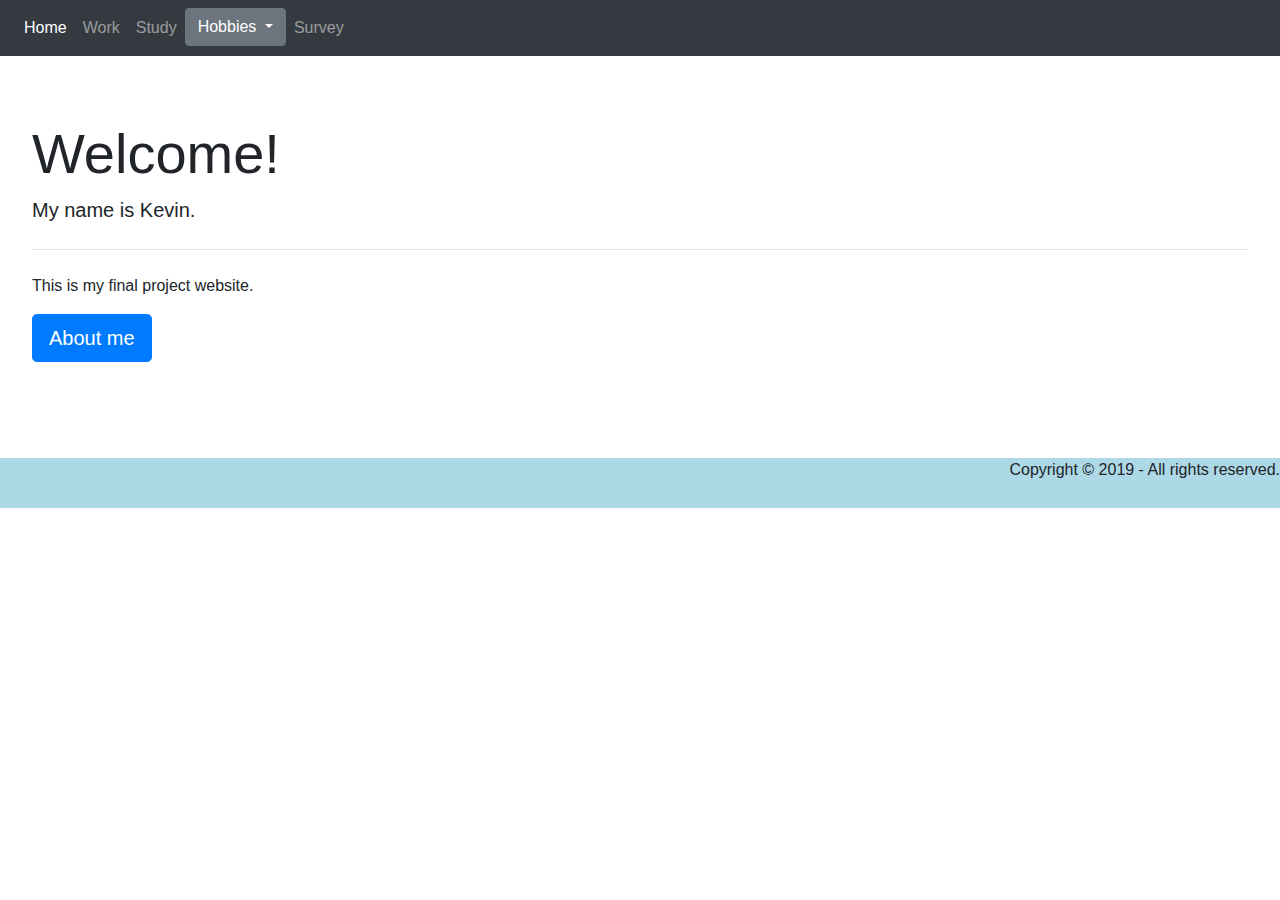
<file: index.html>
<!DOCTYPE html>
<html lang="en">
<head>
    <meta charset="UTF-8">
    <meta name="viewport" content="width=device-width, initial-scale=1, shrink-to-fit=no">
    <title>Home</title>
    <link rel="stylesheet" href="https://stackpath.bootstrapcdn.com/bootstrap/4.3.1/css/bootstrap.min.css"
          integrity="sha384-ggOyR0iXCbMQv3Xipma34MD+dH/1fQ784/j6cY/iJTQUOhcWr7x9JvoRxT2MZw1T" crossorigin="anonymous">
    <link href="css/stylesheet.css" rel="stylesheet">
</head>
<body>
<nav class="navbar bg-dark navbar-dark navbar-expand">
    <button class="navbar-toggler bg-dark navbar-dark" type="button" data-toggle="collapse"
            data-target="#navbarNavAltMarkup" aria-expanded="false"
            aria-label="Toggle navigation">
        <span class="navbar-toggler-icon"></span>
    </button>
    <div class="collapse navbar-collapse">
        <div class="navbar-nav">
            <a class="nav-item nav-link active" href="index.html">Home</a>
            <a class="nav-item nav-link" href="aboutme.html">Work </a>
            <a class="nav-item nav-link" href="study.html">Study </a>
            <div class="dropdown">
                <button class="btn btn-secondary dropdown-toggle" type="button" id="dropdownMenuButton" data-toggle="dropdown" aria-haspopup="true" aria-expanded="false">
                    Hobbies
                </button>
                <div class="dropdown-menu" aria-labelledby="dropdownMenuButton">
                    <a class="dropdown-item" href="hobby.html">Overview</a>
                    <a class="dropdown-item" href="tennis.html">Tennis</a>
                    <a class="dropdown-item" href="cook.html">Cooking</a>
                    <a class="dropdown-item" href="fitness.html">Fitness</a>
                    <a class="dropdown-item" href="games.html">Videogames</a>
                    <a class="dropdown-item" href="film.html">Film & Animation</a>
                </div>
            </div>
            <a class="nav-item nav-link" href="contact.html">Survey </a>
        </div>
    </div>
</nav>
<div class="jumbotron">
    <h1 class="display-4">Welcome!</h1>
    <p class="lead">My name is Kevin. </p>
    <hr class="my-4">
    <p>This is my final project website.</p>
    <a class="btn btn-primary btn-lg" href="aboutme.html" role="button">About me</a>
</div>





<footer>Copyright © 2019 - All rights reserved.</footer>

<script src="https://code.jquery.com/jquery-3.3.1.slim.min.js"
        integrity="sha384-q8i/X+965DzO0rT7abK41JStQIAqVgRVzpbzo5smXKp4YfRvH+8abtTE1Pi6jizo"
        crossorigin="anonymous"></script>
<script src="https://cdnjs.cloudflare.com/ajax/libs/popper.js/1.14.7/umd/popper.min.js"
        integrity="sha384-UO2eT0CpHqdSJQ6hJty5KVphtPhzWj9WO1clHTMGa3JDZwrnQq4sF86dIHNDz0W1"
        crossorigin="anonymous"></script>
<script src="https://stackpath.bootstrapcdn.com/bootstrap/4.3.1/js/bootstrap.min.js"
        integrity="sha384-JjSmVgyd0p3pXB1rRibZUAYoIIy6OrQ6VrjIEaFf/nJGzIxFDsf4x0xIM+B07jRM"
        crossorigin="anonymous"></script>
</body>
</html>
</file>
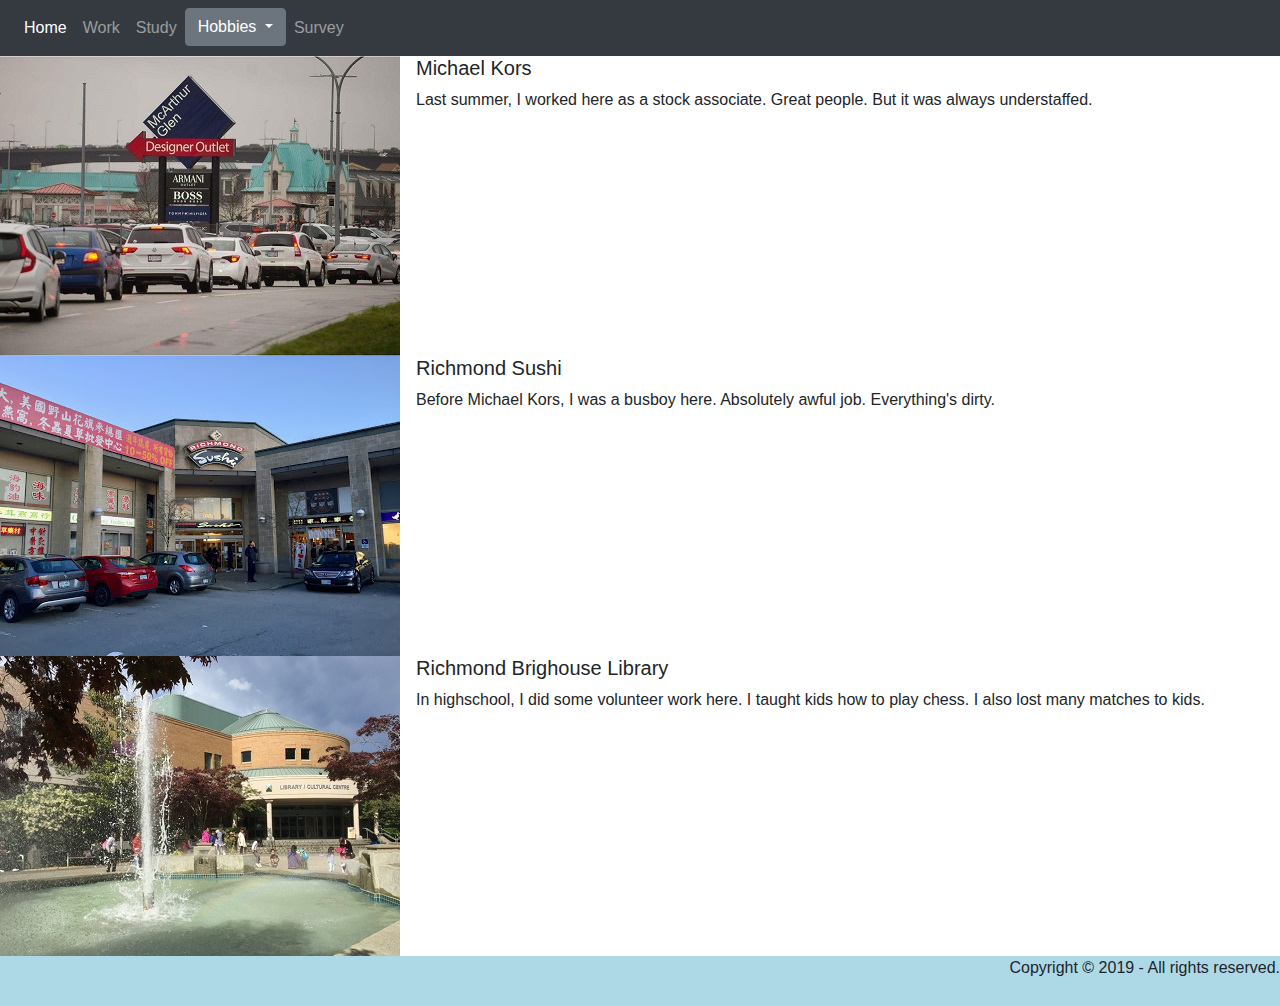
<file: aboutme.html>
<!DOCTYPE html>
<html lang="en">
<head>
    <meta charset="UTF-8">
    <meta name="viewport" content="width=device-width, initial-scale=1, shrink-to-fit=no">
    <title>Where I've Worked</title>
    <link rel="stylesheet" href="https://stackpath.bootstrapcdn.com/bootstrap/4.3.1/css/bootstrap.min.css"
          integrity="sha384-ggOyR0iXCbMQv3Xipma34MD+dH/1fQ784/j6cY/iJTQUOhcWr7x9JvoRxT2MZw1T" crossorigin="anonymous">
    <link href="css/stylesheet.css" rel="stylesheet">
</head>
<body>
<nav class="navbar bg-dark navbar-dark navbar-expand">
    <button class="navbar-toggler bg-dark navbar-dark" type="button" data-toggle="collapse"
            data-target="navbarNavAltMarkup" aria-expanded="false" aria-label="Toggle navigation">
        <span class="navbar-toggler-icon"></span>
    </button>
    <div class="collapse navbar-collapse">
        <div class="navbar-nav">
            <a class="nav-item nav-link active" href="index.html">Home</a>
            <a class="nav-item nav-link" href="aboutme.html">Work </a>
            <a class="nav-item nav-link" href="study.html">Study </a>
            <div class="dropdown">
                <button class="btn btn-secondary dropdown-toggle" type="button" id="dropdownMenuButton" data-toggle="dropdown" aria-haspopup="true" aria-expanded="false">
                    Hobbies
                </button>
                <div class="dropdown-menu" aria-labelledby="dropdownMenuButton">
                    <a class="dropdown-item" href="hobby.html">Overview</a>
                    <a class="dropdown-item" href="tennis.html">Tennis</a>
                    <a class="dropdown-item" href="cook.html">Cooking</a>
                    <a class="dropdown-item" href="fitness.html">Fitness</a>
                    <a class="dropdown-item" href="games.html">Videogames</a>
                    <a class="dropdown-item" href="film.html">Film & Animation</a>
                </div>
            </div>
            <a class="nav-item nav-link" href="contact.html">Survey </a>
        </div>
    </div>
</nav>
    <div class="media">
        <img src="image/kors.jpg" class="mr-3" alt="...">
        <div class="media-body">
            <h5 class="mt-0">Michael Kors</h5>
            Last summer, I worked here as a stock associate. Great people. But it was always understaffed.
            </div>
        </div>
    <div class="media">
        <img src="image/sushi.jpg" class="mr-3" alt="...">
        <div class="media-body">
            <h5 class="mt-0">Richmond Sushi</h5>
            Before Michael Kors, I was a busboy here. Absolutely awful job. Everything's dirty.
        </div>
    </div>
    <div class="media">
        <img src="image/library.jpg" class="mr-3" alt="...">
        <div class="media-body">
            <h5 class="mt-0">Richmond Brighouse Library</h5>
            In highschool, I did some volunteer work here. I taught kids how to play chess. I also lost many matches to kids.
        </div>
    </div>



<footer>Copyright © 2019 - All rights reserved.</footer>


<script src="https://code.jquery.com/jquery-3.3.1.slim.min.js"
        integrity="sha384-q8i/X+965DzO0rT7abK41JStQIAqVgRVzpbzo5smXKp4YfRvH+8abtTE1Pi6jizo"
        crossorigin="anonymous"></script>
<script src="https://cdnjs.cloudflare.com/ajax/libs/popper.js/1.14.7/umd/popper.min.js"
        integrity="sha384-UO2eT0CpHqdSJQ6hJty5KVphtPhzWj9WO1clHTMGa3JDZwrnQq4sF86dIHNDz0W1"
        crossorigin="anonymous"></script>
<script src="https://stackpath.bootstrapcdn.com/bootstrap/4.3.1/js/bootstrap.min.js"
        integrity="sha384-JjSmVgyd0p3pXB1rRibZUAYoIIy6OrQ6VrjIEaFf/nJGzIxFDsf4x0xIM+B07jRM"
        crossorigin="anonymous"></script>
</body>
</html>
</file>
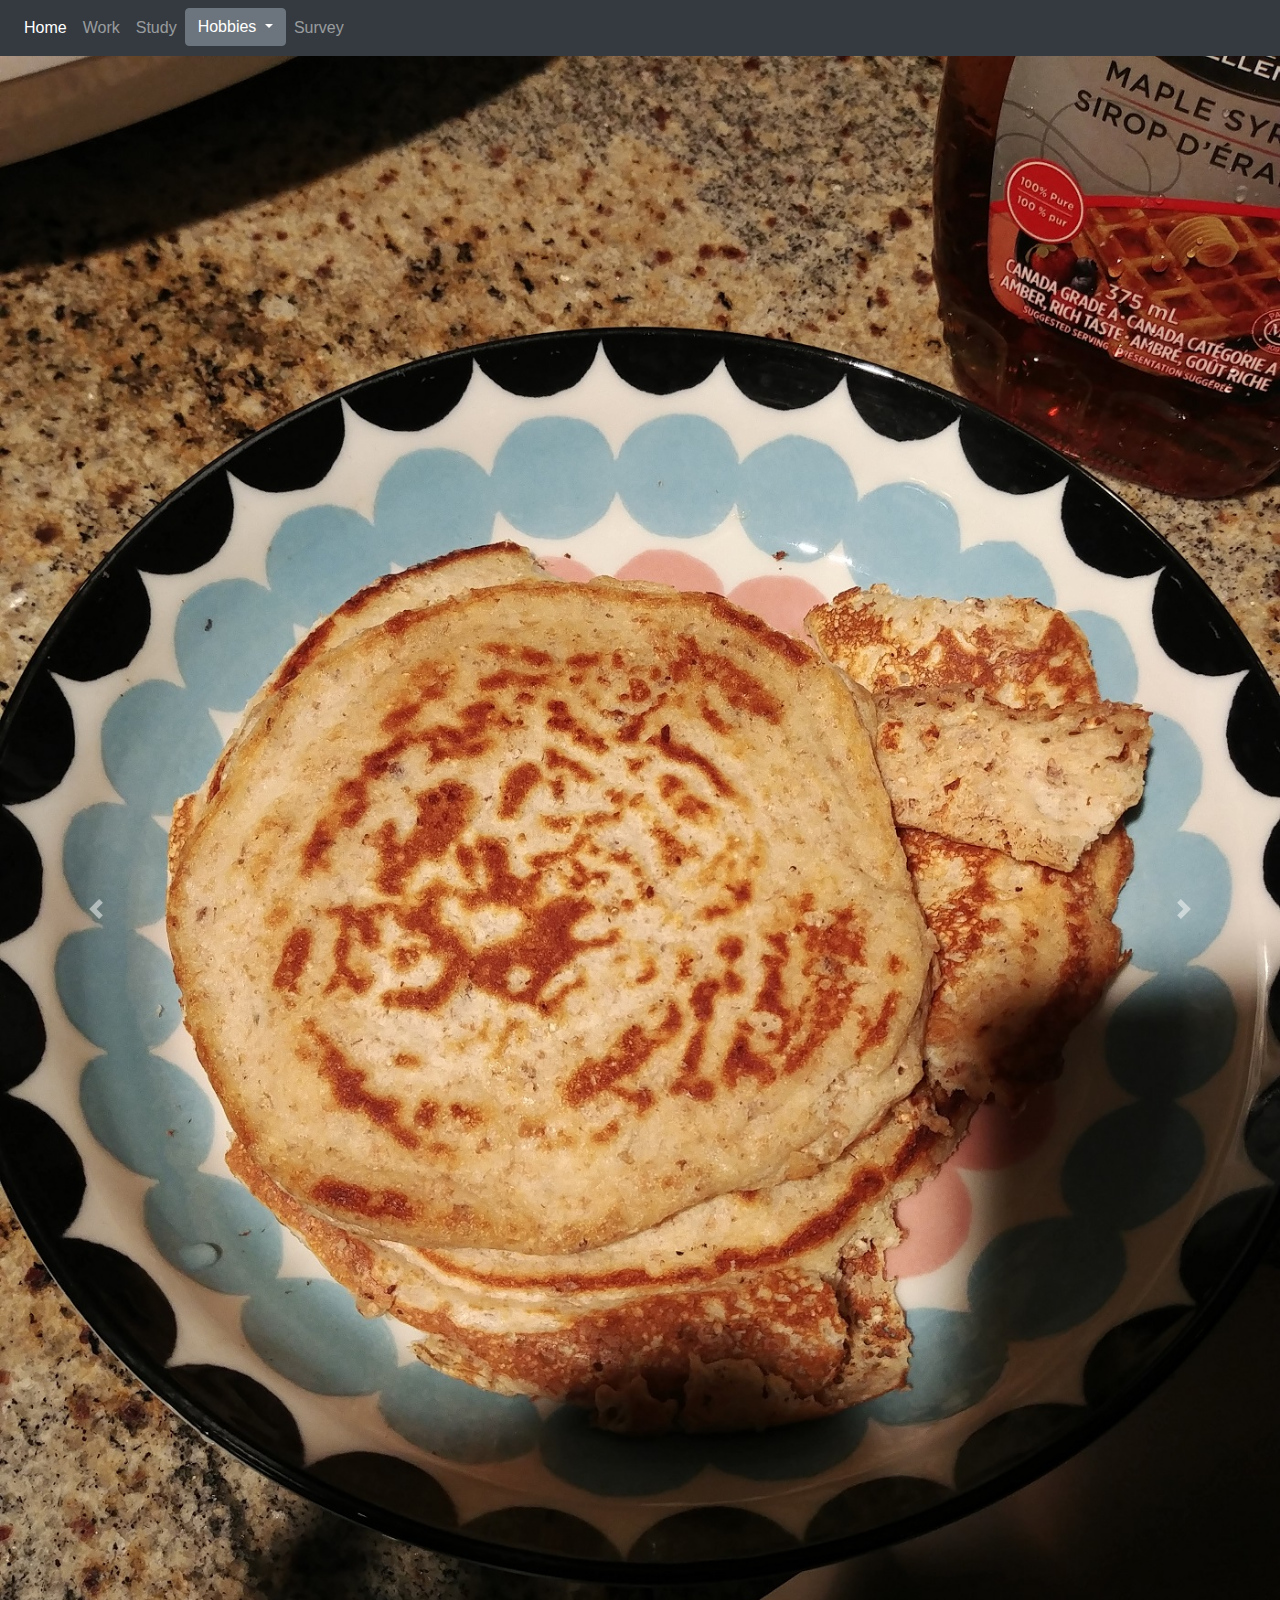
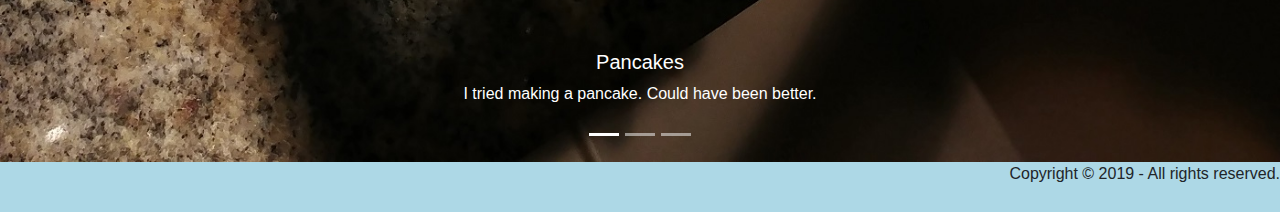
<file: cook.html>
<!DOCTYPE html>
<html lang="en">
<head>
    <meta charset="UTF-8">
    <meta name="viewport" content="width=device-width, initial-scale=1, shrink-to-fit=no">
    <title>Cooking</title>
    <link rel="stylesheet" href="https://stackpath.bootstrapcdn.com/bootstrap/4.3.1/css/bootstrap.min.css"
          integrity="sha384-ggOyR0iXCbMQv3Xipma34MD+dH/1fQ784/j6cY/iJTQUOhcWr7x9JvoRxT2MZw1T" crossorigin="anonymous">
    <link href="css/stylesheet.css" rel="stylesheet">
</head>
<body>
<nav class="navbar bg-dark navbar-dark navbar-expand">
    <button class="navbar-toggler bg-dark navbar-dark" type="button" data-toggle="collapse"
            data-target="#navbarNavAltMarkup" aria-expanded="false"
            aria-label="Toggle navigation">
        <span class="navbar-toggler-icon"></span>
    </button>
    <div class="collapse navbar-collapse">
        <div class="navbar-nav">
            <a class="nav-item nav-link active" href="index.html">Home</a>
            <a class="nav-item nav-link" href="aboutme.html">Work </a>
            <a class="nav-item nav-link" href="study.html">Study </a>
            <div class="dropdown">
                <button class="btn btn-secondary dropdown-toggle" type="button" id="dropdownMenuButton" data-toggle="dropdown" aria-haspopup="true" aria-expanded="false">
                    Hobbies
                </button>
                <div class="dropdown-menu" aria-labelledby="dropdownMenuButton">
                    <a class="dropdown-item" href="hobby.html">Overview</a>
                    <a class="dropdown-item" href="tennis.html">Tennis</a>
                    <a class="dropdown-item" href="cook.html">Cooking</a>
                    <a class="dropdown-item" href="fitness.html">Fitness</a>
                    <a class="dropdown-item" href="games.html">Videogames</a>
                    <a class="dropdown-item" href="film.html">Film & Animation</a>
                </div>
            </div>
            <a class="nav-item nav-link" href="contact.html">Survey </a>
        </div>
    </div>
</nav>

<div class="bd-example">
    <div id="carouselExampleCaptions" class="carousel slide" data-ride="carousel">
        <ol class="carousel-indicators">
            <li data-target="#carouselExampleCaptions" data-slide-to="0" class="active"></li>
            <li data-target="#carouselExampleCaptions" data-slide-to="1"></li>
            <li data-target="#carouselExampleCaptions" data-slide-to="2"></li>
        </ol>
        <div class="carousel-inner">
            <div class="carousel-item active">
                <img src="image/pancake.jpg" class="d-block w-100" alt="...">
                <div class="carousel-caption d-none d-md-block">
                    <h5>Pancakes</h5>
                    <p>I tried making a pancake. Could have been better.</p>
                </div>
            </div>
            <div class="carousel-item">
                <img src="image/pasta.jpg" class="d-block w-100" alt="...">
                <div class="carousel-caption d-none d-md-block">
                    <h5>Pasta</h5>
                    <p>I think I added too much sauce.</p>
                </div>
            </div>
            <div class="carousel-item">
                <img src="image/meal.jpg" class="d-block w-100" alt="...">
                <div class="carousel-caption d-none d-md-block">
                    <h5>Fried Rice</h5>
                    <p>Made fried rice for the coming week. It tasted funny.</p>
                </div>
            </div>
        </div>
        <a class="carousel-control-prev" href="#carouselExampleCaptions" role="button" data-slide="prev">
            <span class="carousel-control-prev-icon" aria-hidden="true"></span>
            <span class="sr-only">Previous</span>
        </a>
        <a class="carousel-control-next" href="#carouselExampleCaptions" role="button" data-slide="next">
            <span class="carousel-control-next-icon" aria-hidden="true"></span>
            <span class="sr-only">Next</span>
        </a>
    </div>
</div>


<footer>Copyright © 2019 - All rights reserved.</footer>


<script src="https://code.jquery.com/jquery-3.3.1.slim.min.js"
        integrity="sha384-q8i/X+965DzO0rT7abK41JStQIAqVgRVzpbzo5smXKp4YfRvH+8abtTE1Pi6jizo"
        crossorigin="anonymous"></script>
<script src="https://cdnjs.cloudflare.com/ajax/libs/popper.js/1.14.7/umd/popper.min.js"
        integrity="sha384-UO2eT0CpHqdSJQ6hJty5KVphtPhzWj9WO1clHTMGa3JDZwrnQq4sF86dIHNDz0W1"
        crossorigin="anonymous"></script>
<script src="https://stackpath.bootstrapcdn.com/bootstrap/4.3.1/js/bootstrap.min.js"
        integrity="sha384-JjSmVgyd0p3pXB1rRibZUAYoIIy6OrQ6VrjIEaFf/nJGzIxFDsf4x0xIM+B07jRM"
        crossorigin="anonymous"></script>
</body>
</html>
</file>
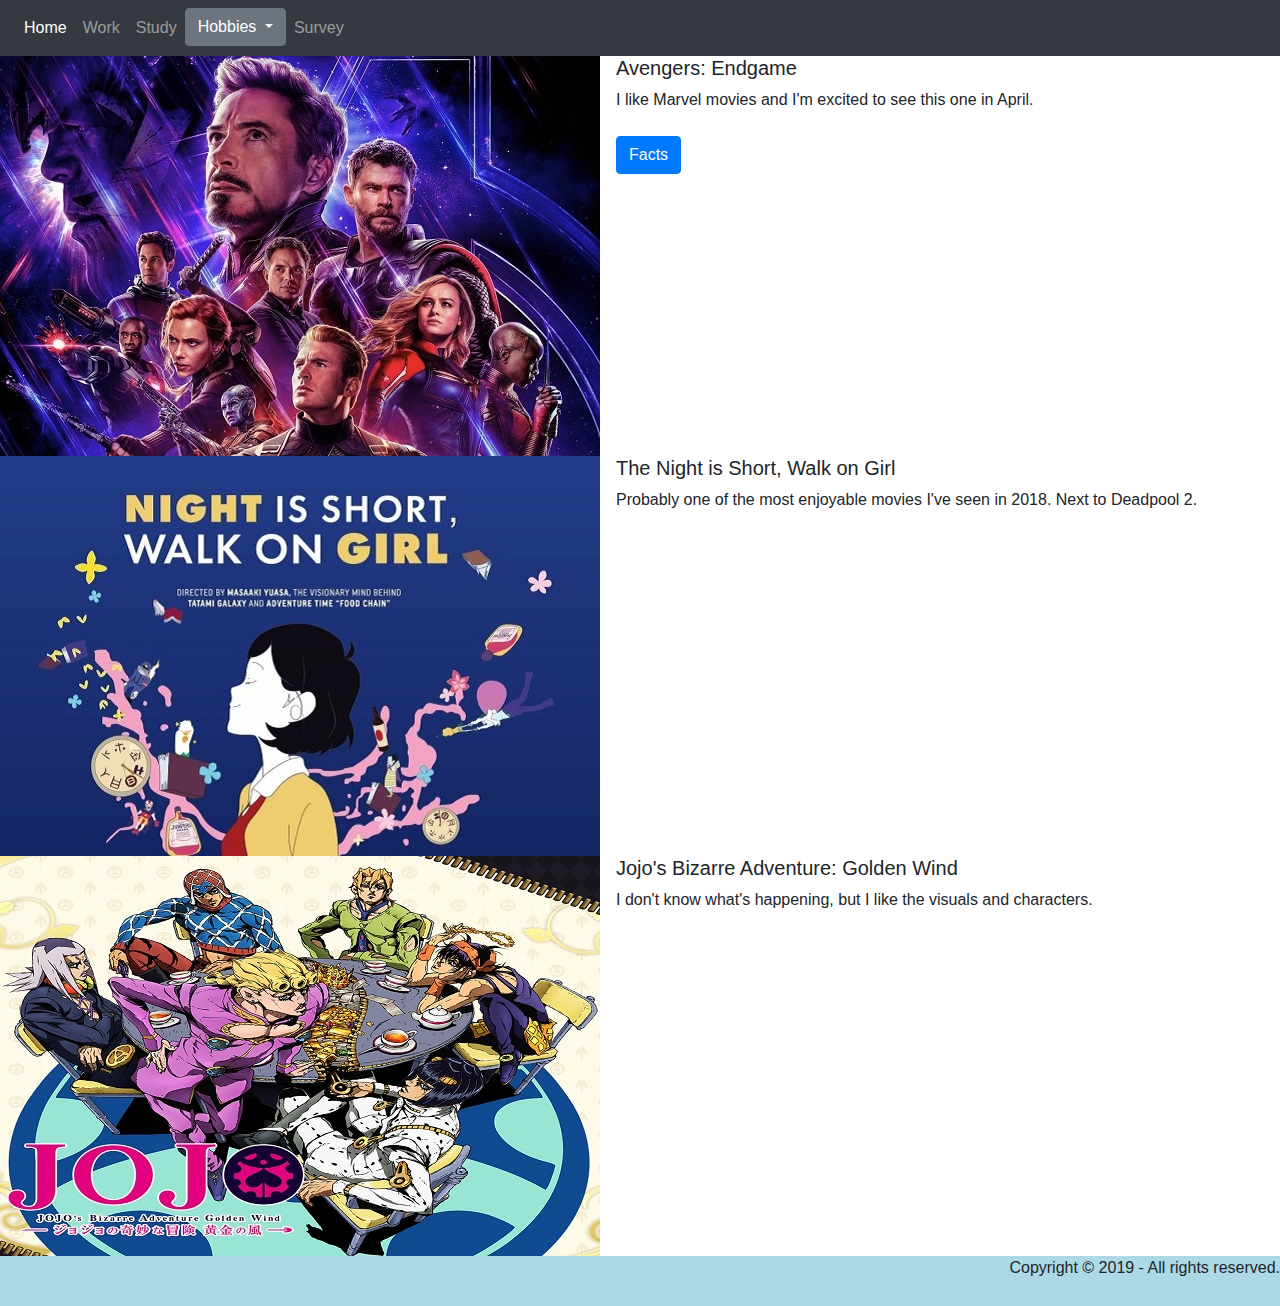
<file: film.html>
<!DOCTYPE html>
<html lang="en">
<head>
    <meta charset="UTF-8">
    <meta name="viewport" content="width=device-width, initial-scale=1, shrink-to-fit=no">
    <title>Film</title>
    <link rel="stylesheet" href="https://stackpath.bootstrapcdn.com/bootstrap/4.3.1/css/bootstrap.min.css"
          integrity="sha384-ggOyR0iXCbMQv3Xipma34MD+dH/1fQ784/j6cY/iJTQUOhcWr7x9JvoRxT2MZw1T" crossorigin="anonymous">
    <link href="css/stylesheet.css" rel="stylesheet">
</head>
<body>
<nav class="navbar bg-dark navbar-dark navbar-expand">
    <button class="navbar-toggler bg-dark navbar-dark" type="button" data-toggle="collapse"
            data-target="#navbarNavAltMarkup" aria-expanded="false"
            aria-label="Toggle navigation">
        <span class="navbar-toggler-icon"></span>
    </button>
    <div class="collapse navbar-collapse">
        <div class="navbar-nav">
            <a class="nav-item nav-link active" href="index.html">Home</a>
            <a class="nav-item nav-link" href="aboutme.html">Work </a>
            <a class="nav-item nav-link" href="study.html">Study </a>
            <div class="dropdown">
                <button class="btn btn-secondary dropdown-toggle" type="button" id="dropdownMenuButton" data-toggle="dropdown" aria-haspopup="true" aria-expanded="false">
                    Hobbies
                </button>
                <div class="dropdown-menu" aria-labelledby="dropdownMenuButton">
                    <a class="dropdown-item" href="hobby.html">Overview</a>
                    <a class="dropdown-item" href="tennis.html">Tennis</a>
                    <a class="dropdown-item" href="cook.html">Cooking</a>
                    <a class="dropdown-item" href="fitness.html">Fitness</a>
                    <a class="dropdown-item" href="games.html">Videogames</a>
                    <a class="dropdown-item" href="film.html">Film & Animation</a>
                </div>
            </div>
            <a class="nav-item nav-link" href="contact.html">Survey </a>
        </div>
    </div>
</nav>
<div class="modal fade" id="exampleModalCenter" tabindex="-1" role="dialog" aria-labelledby="exampleModalCenterTitle" aria-hidden="true">
    <div class="modal-dialog modal-dialog-centered" role="document">
        <div class="modal-content">
            <div class="modal-header">
                <h5 class="modal-title" id="exampleModalCenterTitle">Extreme importance</h5>
                <button type="button" class="close" data-dismiss="modal" aria-label="Close">
                    <span aria-hidden="true">&times;</span>
                </button>
            </div>
            <div class="modal-body">
                Marvel > DC
            </div>
            <div class="modal-footer">
                <button type="button" class="btn btn-secondary" data-dismiss="modal">Close</button>
            </div>
        </div>
    </div>
</div>
<div class="media">
    <img src="image/endgame.jpg" class="mr-3" alt="...">
    <div class="media-body">
        <h5 class="mt-0">Avengers: Endgame</h5>
         I like Marvel movies and I'm excited to see this one in April. <br> <br>
        <button type="button" class="btn btn-primary" data-toggle="modal" data-target="#exampleModalCenter">
            Facts
        </button>
    </div>
</div>

<div class="media">
    <img src="image/walkon.jpg" class="mr-3" alt="...">
    <div class="media-body">
        <h5 class="mt-0">The Night is Short, Walk on Girl</h5>
         Probably one of the most enjoyable movies I've seen in 2018. Next to Deadpool 2.
    </div>
</div>

<div class="media">
    <img src="image/jojo.jpg" class="mr-3" alt="...">
    <div class="media-body">
        <h5 class="mt-0">Jojo's Bizarre Adventure: Golden Wind</h5>
        I don't know what's happening, but I like the visuals and characters.
    </div>
</div>

<footer>Copyright © 2019 - All rights reserved.</footer>


<script src="https://code.jquery.com/jquery-3.3.1.slim.min.js"
        integrity="sha384-q8i/X+965DzO0rT7abK41JStQIAqVgRVzpbzo5smXKp4YfRvH+8abtTE1Pi6jizo"
        crossorigin="anonymous"></script>
<script src="https://cdnjs.cloudflare.com/ajax/libs/popper.js/1.14.7/umd/popper.min.js"
        integrity="sha384-UO2eT0CpHqdSJQ6hJty5KVphtPhzWj9WO1clHTMGa3JDZwrnQq4sF86dIHNDz0W1"
        crossorigin="anonymous"></script>
<script src="https://stackpath.bootstrapcdn.com/bootstrap/4.3.1/js/bootstrap.min.js"
        integrity="sha384-JjSmVgyd0p3pXB1rRibZUAYoIIy6OrQ6VrjIEaFf/nJGzIxFDsf4x0xIM+B07jRM"
        crossorigin="anonymous"></script>
</body>
</html>
</file>
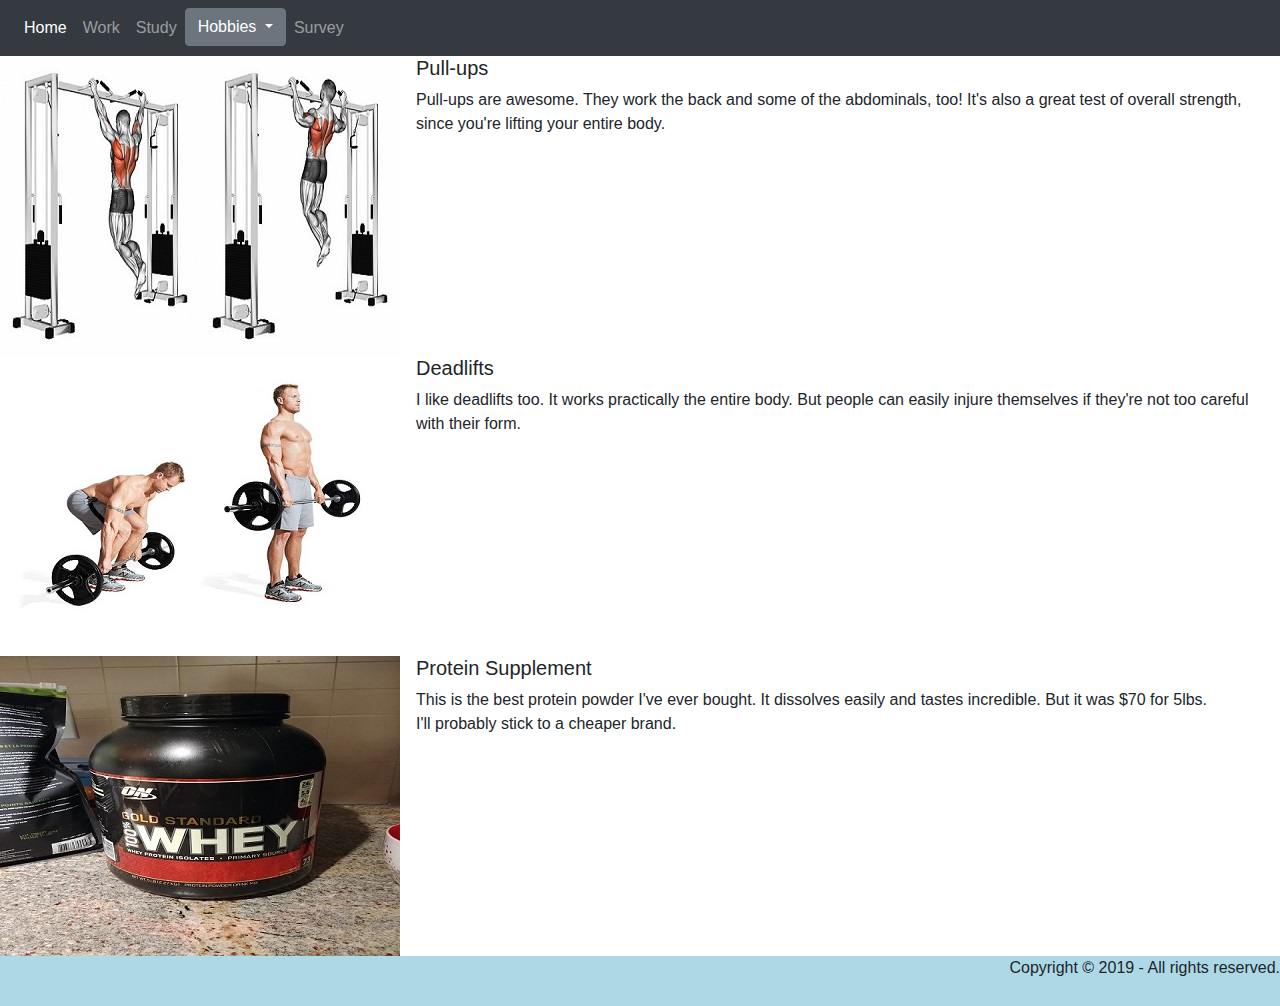
<file: fitness.html>
<!DOCTYPE html>
<html lang="en">
<head>
    <meta charset="UTF-8">
    <meta name="viewport" content="width=device-width, initial-scale=1, shrink-to-fit=no">
    <title>Fitness</title>
    <link rel="stylesheet" href="https://stackpath.bootstrapcdn.com/bootstrap/4.3.1/css/bootstrap.min.css"
          integrity="sha384-ggOyR0iXCbMQv3Xipma34MD+dH/1fQ784/j6cY/iJTQUOhcWr7x9JvoRxT2MZw1T" crossorigin="anonymous">
    <link href="css/stylesheet.css" rel="stylesheet">
</head>
<body>
<nav class="navbar bg-dark navbar-dark navbar-expand">
    <button class="navbar-toggler bg-dark navbar-dark" type="button" data-toggle="collapse"
            data-target="#navbarNavAltMarkup"  aria-expanded="false"
            aria-label="Toggle navigation">
        <span class="navbar-toggler-icon"></span>
    </button>
    <div class="collapse navbar-collapse">
        <div class="navbar-nav">
            <a class="nav-item nav-link active" href="index.html">Home</a>
            <a class="nav-item nav-link" href="aboutme.html">Work </a>
            <a class="nav-item nav-link" href="study.html">Study </a>
            <div class="dropdown">
                <button class="btn btn-secondary dropdown-toggle" type="button" id="dropdownMenuButton" data-toggle="dropdown" aria-haspopup="true" aria-expanded="false">
                    Hobbies
                </button>
                <div class="dropdown-menu" aria-labelledby="dropdownMenuButton">
                    <a class="dropdown-item" href="hobby.html">Overview</a>
                    <a class="dropdown-item" href="tennis.html">Tennis</a>
                    <a class="dropdown-item" href="cook.html">Cooking</a>
                    <a class="dropdown-item" href="fitness.html">Fitness</a>
                    <a class="dropdown-item" href="games.html">Videogames</a>
                    <a class="dropdown-item" href="film.html">Film & Animation</a>
                </div>
            </div>
            <a class="nav-item nav-link" href="contact.html">Survey </a>
        </div>
    </div>
</nav>

<div class="media">
    <img src="image/pullup.jpg" class="mr-3" alt="...">
    <div class="media-body">
        <h5 class="mt-0">Pull-ups</h5>
        Pull-ups are awesome. They work the back and some of the abdominals, too! It's also a great test of overall strength, since you're lifting your entire body.
    </div>
</div>

<div class="media">
    <img src="image/deadlift.jpg" class="mr-3" alt="...">
    <div class="media-body">
        <h5 class="mt-0">Deadlifts</h5>
        I like deadlifts too. It works practically the entire body. But people can easily injure themselves if they're not too careful with their form.
    </div>
</div>

<div class="media">
    <img src="image/whey.jpg" class="mr-3" alt="...">
    <div class="media-body">
        <h5 class="mt-0">Protein Supplement</h5>
        This is the best protein powder I've ever bought. It dissolves easily and tastes incredible. But it was $70 for 5lbs.
        <br> I'll probably stick to a cheaper brand.
    </div>
</div>

<footer>Copyright © 2019 - All rights reserved.</footer>


<script src="https://code.jquery.com/jquery-3.3.1.slim.min.js"
        integrity="sha384-q8i/X+965DzO0rT7abK41JStQIAqVgRVzpbzo5smXKp4YfRvH+8abtTE1Pi6jizo"
        crossorigin="anonymous"></script>
<script src="https://cdnjs.cloudflare.com/ajax/libs/popper.js/1.14.7/umd/popper.min.js"
        integrity="sha384-UO2eT0CpHqdSJQ6hJty5KVphtPhzWj9WO1clHTMGa3JDZwrnQq4sF86dIHNDz0W1"
        crossorigin="anonymous"></script>
<script src="https://stackpath.bootstrapcdn.com/bootstrap/4.3.1/js/bootstrap.min.js"
        integrity="sha384-JjSmVgyd0p3pXB1rRibZUAYoIIy6OrQ6VrjIEaFf/nJGzIxFDsf4x0xIM+B07jRM"
        crossorigin="anonymous"></script>
</body>
</html>
</file>
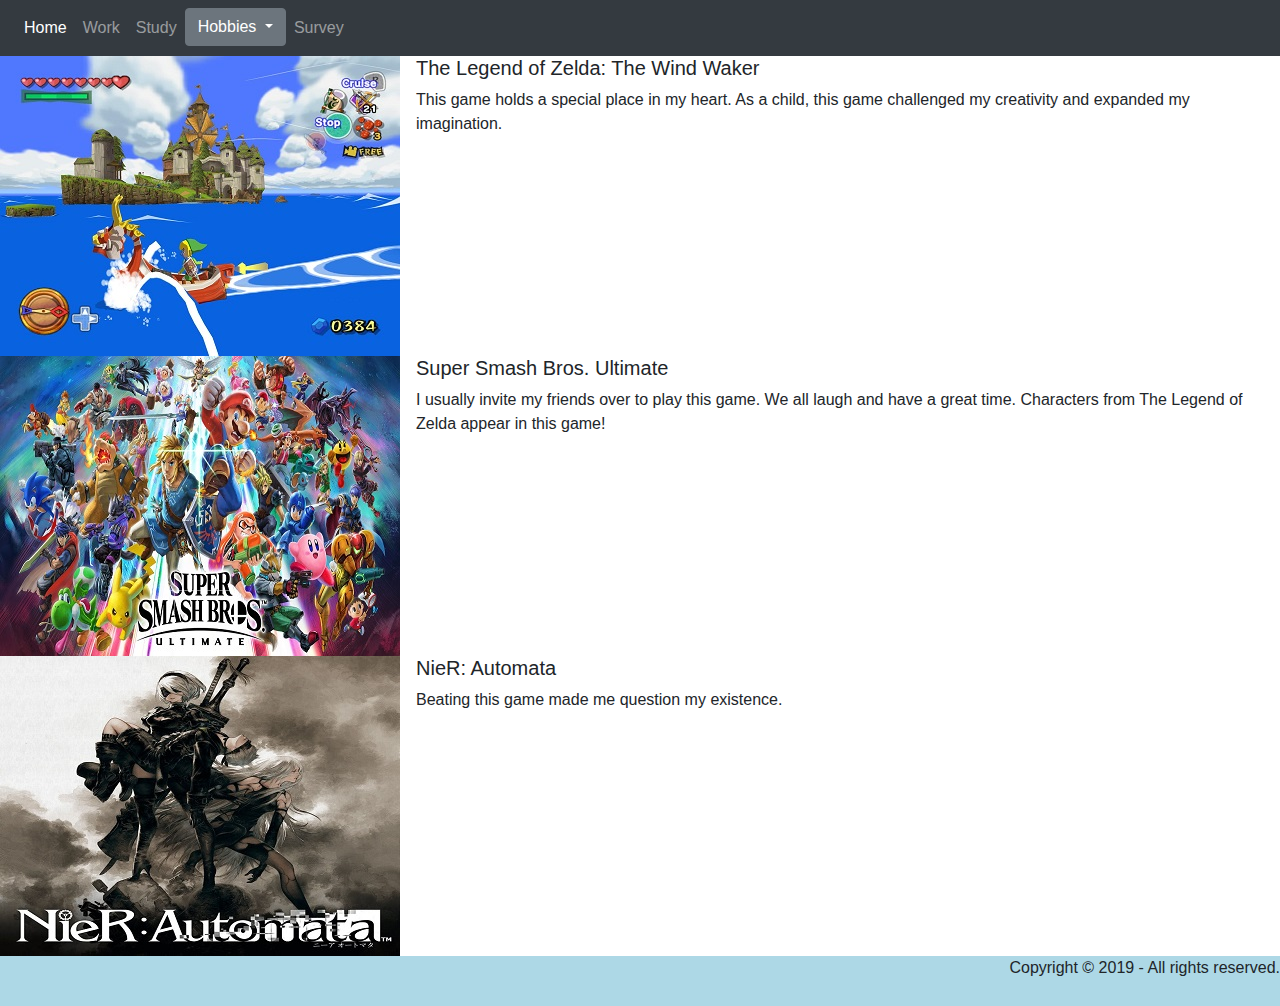
<file: games.html>
<!DOCTYPE html>
<html lang="en">
<head>
    <meta charset="UTF-8">
    <meta name="viewport" content="width=device-width, initial-scale=1, shrink-to-fit=no">
    <title>Videogames</title>
    <link rel="stylesheet" href="https://stackpath.bootstrapcdn.com/bootstrap/4.3.1/css/bootstrap.min.css"
          integrity="sha384-ggOyR0iXCbMQv3Xipma34MD+dH/1fQ784/j6cY/iJTQUOhcWr7x9JvoRxT2MZw1T" crossorigin="anonymous">
    <link href="css/stylesheet.css" rel="stylesheet">
</head>
<body>
<nav class="navbar bg-dark navbar-dark navbar-expand">
    <button class="navbar-toggler bg-dark navbar-dark" type="button" data-toggle="collapse"
            data-target="#navbarNavAltMarkup" aria-expanded="false"
            aria-label="Toggle navigation">
        <span class="navbar-toggler-icon"></span>
    </button>
    <div class="collapse navbar-collapse">
        <div class="navbar-nav">
            <a class="nav-item nav-link active" href="index.html">Home</a>
            <a class="nav-item nav-link" href="aboutme.html">Work </a>
            <a class="nav-item nav-link" href="study.html">Study </a>
            <div class="dropdown">
                <button class="btn btn-secondary dropdown-toggle" type="button" id="dropdownMenuButton" data-toggle="dropdown" aria-haspopup="true" aria-expanded="false">
                    Hobbies
                </button>
                <div class="dropdown-menu" aria-labelledby="dropdownMenuButton">
                    <a class="dropdown-item" href="hobby.html">Overview</a>
                    <a class="dropdown-item" href="tennis.html">Tennis</a>
                    <a class="dropdown-item" href="cook.html">Cooking</a>
                    <a class="dropdown-item" href="fitness.html">Fitness</a>
                    <a class="dropdown-item" href="games.html">Videogames</a>
                    <a class="dropdown-item" href="film.html">Film & Animation</a>
                </div>
            </div>
            <a class="nav-item nav-link" href="contact.html">Survey </a>
        </div>
    </div>
</nav>

<div class="media">
    <img src="image/wwgc.jpg" class="mr-3" alt="...">
    <div class="media-body">
        <h5 class="mt-0">The Legend of Zelda: The Wind Waker</h5>
        This game holds a special place in my heart. As a child, this game challenged my creativity and expanded my imagination.
    </div>
</div>

<div class="media">
    <img src="image/ssb.jpg" class="mr-3" alt="...">
    <div class="media-body">
        <h5 class="mt-0">Super Smash Bros. Ultimate</h5>
        I usually invite my friends over to play this game. We all laugh and have a great time. Characters from The Legend of Zelda appear in this game!
    </div>
</div>

<div class="media">
    <img src="image/nier.jpg" class="mr-3" alt="...">
    <div class="media-body">
        <h5 class="mt-0">NieR: Automata</h5>
        Beating this game made me question my existence.
    </div>
</div>

<footer>Copyright © 2019 - All rights reserved.</footer>


<script src="https://code.jquery.com/jquery-3.3.1.slim.min.js"
        integrity="sha384-q8i/X+965DzO0rT7abK41JStQIAqVgRVzpbzo5smXKp4YfRvH+8abtTE1Pi6jizo"
        crossorigin="anonymous"></script>
<script src="https://cdnjs.cloudflare.com/ajax/libs/popper.js/1.14.7/umd/popper.min.js"
        integrity="sha384-UO2eT0CpHqdSJQ6hJty5KVphtPhzWj9WO1clHTMGa3JDZwrnQq4sF86dIHNDz0W1"
        crossorigin="anonymous"></script>
<script src="https://stackpath.bootstrapcdn.com/bootstrap/4.3.1/js/bootstrap.min.js"
        integrity="sha384-JjSmVgyd0p3pXB1rRibZUAYoIIy6OrQ6VrjIEaFf/nJGzIxFDsf4x0xIM+B07jRM"
        crossorigin="anonymous"></script>
</body>
</html>
</file>
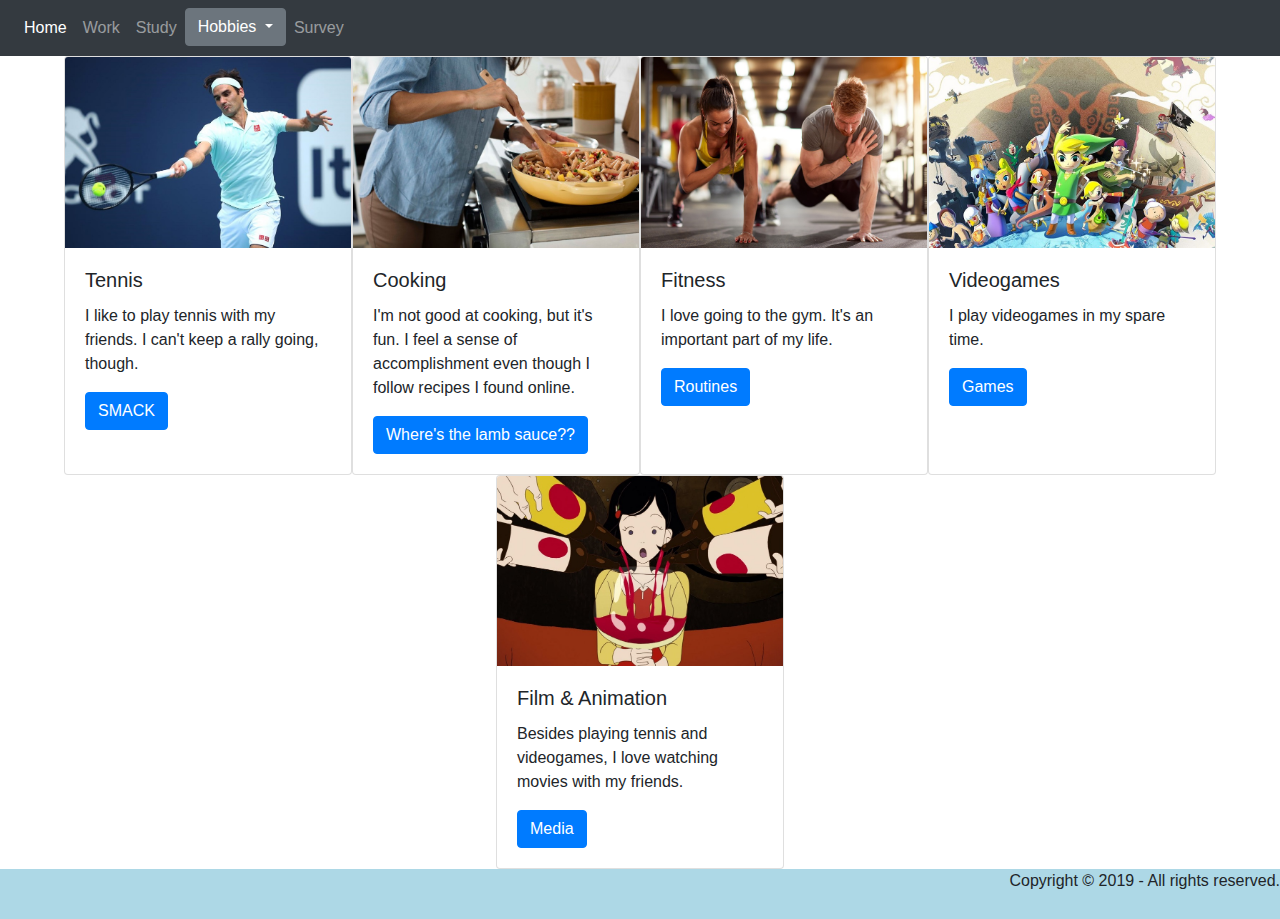
<file: hobby.html>
<!DOCTYPE html>
<html lang="en">
<head>
    <meta charset="UTF-8">
    <meta name="viewport" content="width=device-width, initial-scale=1, shrink-to-fit=no">
    <title>My Hobbies</title>
    <link rel="stylesheet" href="https://stackpath.bootstrapcdn.com/bootstrap/4.3.1/css/bootstrap.min.css"
          integrity="sha384-ggOyR0iXCbMQv3Xipma34MD+dH/1fQ784/j6cY/iJTQUOhcWr7x9JvoRxT2MZw1T" crossorigin="anonymous">
    <link href="css/stylesheet.css" rel="stylesheet">
</head>
<body>
<nav class="navbar bg-dark navbar-dark navbar-expand">
    <button class="navbar-toggler bg-dark navbar-dark" type="button" data-toggle="collapse"
            data-target="#navbarNavAltMarkup" aria-expanded="false"
            aria-label="Toggle navigation">
        <span class="navbar-toggler-icon"></span>
    </button>
    <div class="collapse navbar-collapse">
        <div class="navbar-nav">
            <a class="nav-item nav-link active" href="index.html">Home</a>
            <a class="nav-item nav-link" href="aboutme.html">Work </a>
            <a class="nav-item nav-link" href="study.html">Study </a>
            <div class="dropdown">
                <button class="btn btn-secondary dropdown-toggle" type="button" id="dropdownMenuButton" data-toggle="dropdown" aria-haspopup="true" aria-expanded="false">
                    Hobbies
                </button>
                <div class="dropdown-menu" aria-labelledby="dropdownMenuButton">
                    <a class="dropdown-item" href="hobby.html">Overview</a>
                    <a class="dropdown-item" href="tennis.html">Tennis</a>
                    <a class="dropdown-item" href="cook.html">Cooking</a>
                    <a class="dropdown-item" href="fitness.html">Fitness</a>
                    <a class="dropdown-item" href="games.html">Videogames</a>
                    <a class="dropdown-item" href="film.html">Film & Animation</a>
                </div>
            </div>
            <a class="nav-item nav-link" href="contact.html">Survey </a>
        </div>
    </div>
</nav>
<div class="container-fluid">
    <div class="row justify-content-center">
        <div class="card" style="width: 18rem;">
            <img src="image/federer.jpg" class="card-img-top" alt="...">
            <div class="card-body">
                <h5 class="card-title">Tennis</h5>
                <p class="card-text">I like to play tennis with my friends. I can't keep a rally going, though.</p>
                <a href="tennis.html" class="btn btn-primary">SMACK</a>
            </div>
        </div>
        <div class="card" style="width: 18rem;">
            <img src="image/cook.jpg" class="card-img-top" alt="...">
            <div class="card-body">
                <h5 class="card-title">Cooking</h5>
                <p class="card-text">I'm not good at cooking, but it's fun. I feel a sense of accomplishment even though I follow recipes I found online.</p>
                <a href="cook.html" class="btn btn-primary">Where's the lamb sauce??</a>
            </div>
        </div>
        <div class="card" style="width: 18rem;">
            <img src="image/fitness.jpg" class="card-img-top" alt="...">
            <div class="card-body">
                <h5 class="card-title">Fitness</h5>
                <p class="card-text">I love going to the gym. It's an important part of my life.</p>
                <a href="fitness.html" class="btn btn-primary">Routines</a>
            </div>
        </div>
        <div class="card" style="width: 18rem;">
            <img src="image/windwaker.jpg" class="card-img-top" alt="...">
            <div class="card-body">
                <h5 class="card-title">Videogames</h5>
                <p class="card-text">I play videogames in my spare time.</p>
                <a href="games.html" class="btn btn-primary">Games</a>
            </div>
        </div>
        <div class="card" style="width: 18rem;">
            <img src="image/night.jpg" class="card-img-top" alt="...">
            <div class="card-body">
                <h5 class="card-title">Film & Animation</h5>
                <p class="card-text">Besides playing tennis and videogames, I love watching movies with my friends.</p>
                <a href="film.html" class="btn btn-primary">Media</a>
            </div>
        </div>
    </div>
</div>
<footer>Copyright © 2019 - All rights reserved.</footer>


<script src="https://code.jquery.com/jquery-3.3.1.slim.min.js"
        integrity="sha384-q8i/X+965DzO0rT7abK41JStQIAqVgRVzpbzo5smXKp4YfRvH+8abtTE1Pi6jizo"
        crossorigin="anonymous"></script>
<script src="https://cdnjs.cloudflare.com/ajax/libs/popper.js/1.14.7/umd/popper.min.js"
        integrity="sha384-UO2eT0CpHqdSJQ6hJty5KVphtPhzWj9WO1clHTMGa3JDZwrnQq4sF86dIHNDz0W1"
        crossorigin="anonymous"></script>
<script src="https://stackpath.bootstrapcdn.com/bootstrap/4.3.1/js/bootstrap.min.js"
        integrity="sha384-JjSmVgyd0p3pXB1rRibZUAYoIIy6OrQ6VrjIEaFf/nJGzIxFDsf4x0xIM+B07jRM"
        crossorigin="anonymous"></script>
</body>
</html>
</file>
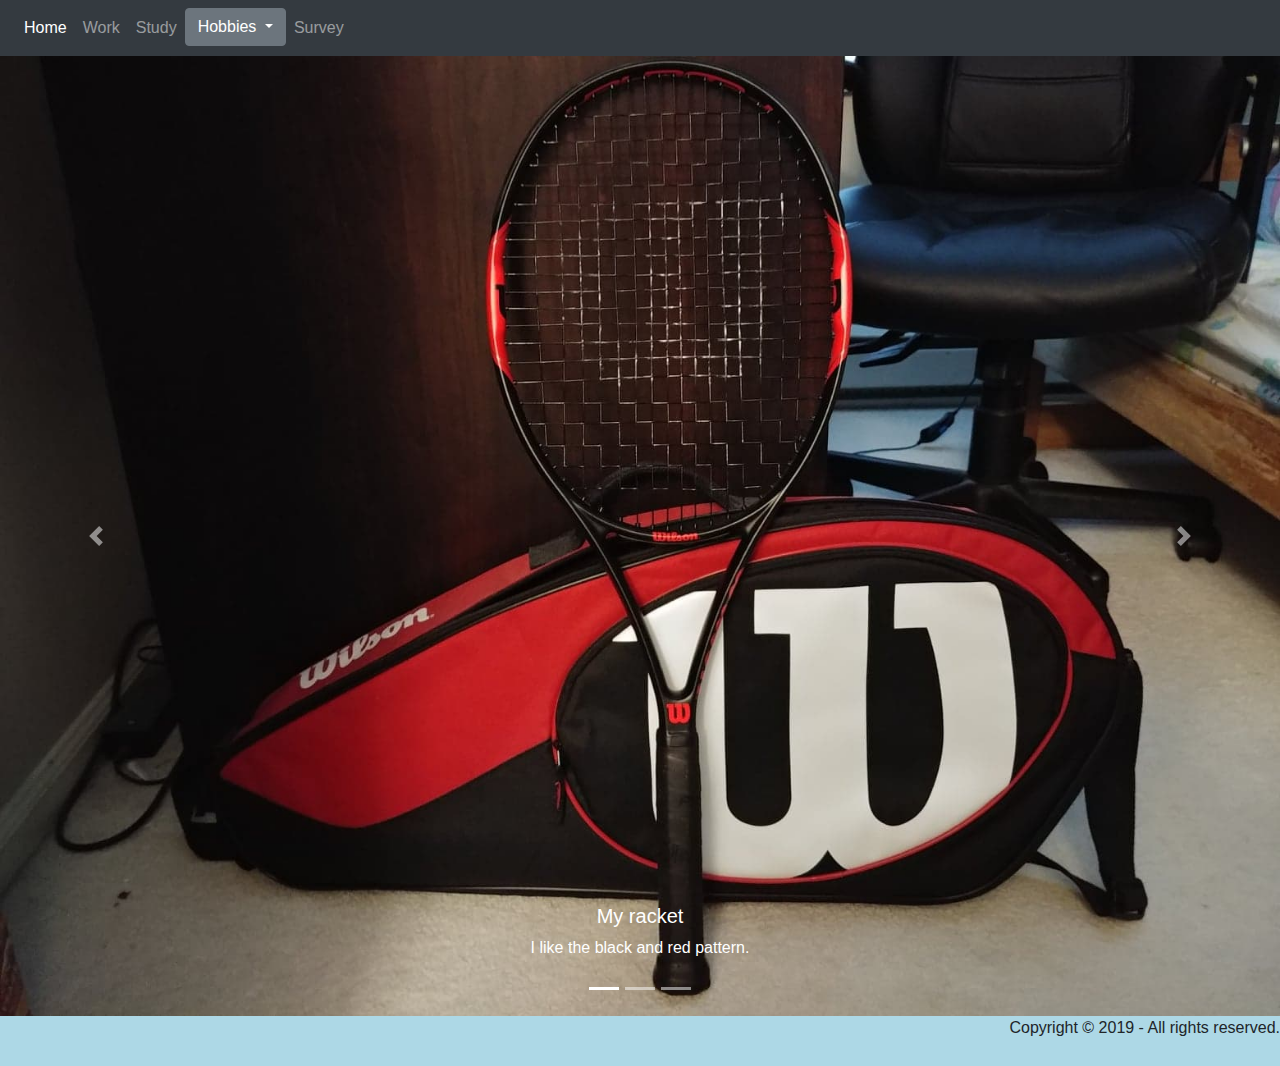
<file: tennis.html>
<!DOCTYPE html>
<html lang="en">
<head>
    <meta charset="UTF-8">
    <meta name="viewport" content="width=device-width, initial-scale=1, shrink-to-fit=no">
    <title>Tennis</title>
    <link rel="stylesheet" href="https://stackpath.bootstrapcdn.com/bootstrap/4.3.1/css/bootstrap.min.css"
          integrity="sha384-ggOyR0iXCbMQv3Xipma34MD+dH/1fQ784/j6cY/iJTQUOhcWr7x9JvoRxT2MZw1T" crossorigin="anonymous">
    <link href="css/stylesheet.css" rel="stylesheet">
</head>
<body>
<nav class="navbar bg-dark navbar-dark navbar-expand">
    <button class="navbar-toggler bg-dark navbar-dark" type="button" data-toggle="collapse"
            data-target="#navbarNavAltMarkup" aria-expanded="false"
            aria-label="Toggle navigation">
        <span class="navbar-toggler-icon"></span>
    </button>
    <div class="collapse navbar-collapse">
        <div class="navbar-nav">
            <a class="nav-item nav-link active" href="index.html">Home</a>
            <a class="nav-item nav-link" href="aboutme.html">Work </a>
            <a class="nav-item nav-link" href="study.html">Study </a>
            <div class="dropdown">
                <button class="btn btn-secondary dropdown-toggle" type="button" id="dropdownMenuButton" data-toggle="dropdown" aria-haspopup="true" aria-expanded="false">
                    Hobbies
                </button>
                <div class="dropdown-menu" aria-labelledby="dropdownMenuButton">
                    <a class="dropdown-item" href="hobby.html">Overview</a>
                    <a class="dropdown-item" href="tennis.html">Tennis</a>
                    <a class="dropdown-item" href="cook.html">Cooking</a>
                    <a class="dropdown-item" href="fitness.html">Fitness</a>
                    <a class="dropdown-item" href="games.html">Videogames</a>
                    <a class="dropdown-item" href="film.html">Film & Animation</a>
                </div>
            </div>
            <a class="nav-item nav-link" href="contact.html">Survey </a>
        </div>
    </div>
</nav>

<div class="bd-example">
    <div id="carouselExampleCaptions" class="carousel slide" data-ride="carousel">
        <ol class="carousel-indicators">
            <li data-target="#carouselExampleCaptions" data-slide-to="0" class="active"></li>
            <li data-target="#carouselExampleCaptions" data-slide-to="1"></li>
            <li data-target="#carouselExampleCaptions" data-slide-to="2"></li>
        </ol>
        <div class="carousel-inner">
            <div class="carousel-item active">
                <img src="image/racket.jpg" class="d-block w-100" alt="...">
                <div class="carousel-caption d-none d-md-block">
                    <h5>My racket</h5>
                    <p>I like the black and red pattern.</p>
                </div>
            </div>
            <div class="carousel-item">
                <img src="image/court.jpg" class="d-block w-100" alt="...">
                <div class="carousel-caption d-none d-md-block">
                    <h5>Tennis Court</h5>
                    <p>There's a tennis court right next to my home. My friends and I play there.</p>
                </div>
            </div>
            <div class="carousel-item">
                <img src="image/roger.jpg" class="d-block w-100" alt="...">
                <div class="carousel-caption d-none d-md-block">
                    <h5>Roger Federer</h5>
                    <p>I don't know much about him. But my friend does.</p>
                </div>
            </div>
        </div>
        <a class="carousel-control-prev" href="#carouselExampleCaptions" role="button" data-slide="prev">
            <span class="carousel-control-prev-icon" aria-hidden="true"></span>
            <span class="sr-only">Previous</span>
        </a>
        <a class="carousel-control-next" href="#carouselExampleCaptions" role="button" data-slide="next">
            <span class="carousel-control-next-icon" aria-hidden="true"></span>
            <span class="sr-only">Next</span>
        </a>
    </div>
</div>


<footer>Copyright © 2019 - All rights reserved.</footer>



<script src="https://code.jquery.com/jquery-3.3.1.slim.min.js"
        integrity="sha384-q8i/X+965DzO0rT7abK41JStQIAqVgRVzpbzo5smXKp4YfRvH+8abtTE1Pi6jizo"
        crossorigin="anonymous"></script>
<script src="https://cdnjs.cloudflare.com/ajax/libs/popper.js/1.14.7/umd/popper.min.js"
        integrity="sha384-UO2eT0CpHqdSJQ6hJty5KVphtPhzWj9WO1clHTMGa3JDZwrnQq4sF86dIHNDz0W1"
        crossorigin="anonymous"></script>
<script src="https://stackpath.bootstrapcdn.com/bootstrap/4.3.1/js/bootstrap.min.js"
        integrity="sha384-JjSmVgyd0p3pXB1rRibZUAYoIIy6OrQ6VrjIEaFf/nJGzIxFDsf4x0xIM+B07jRM"
        crossorigin="anonymous"></script>
</body>
</html>
</file>
<file: css/stylesheet.css>
.jumbotron {
    background: none
}
footer{ background:lightblue
; }

body {
    position: relative;
}

body::after {
    content: '';
    display: block;
    height: 50px;
}

footer {
    position: absolute;
    bottom: 0;
    width: 100%;
    height: 50px;
    text-align: right;
}
</file>
